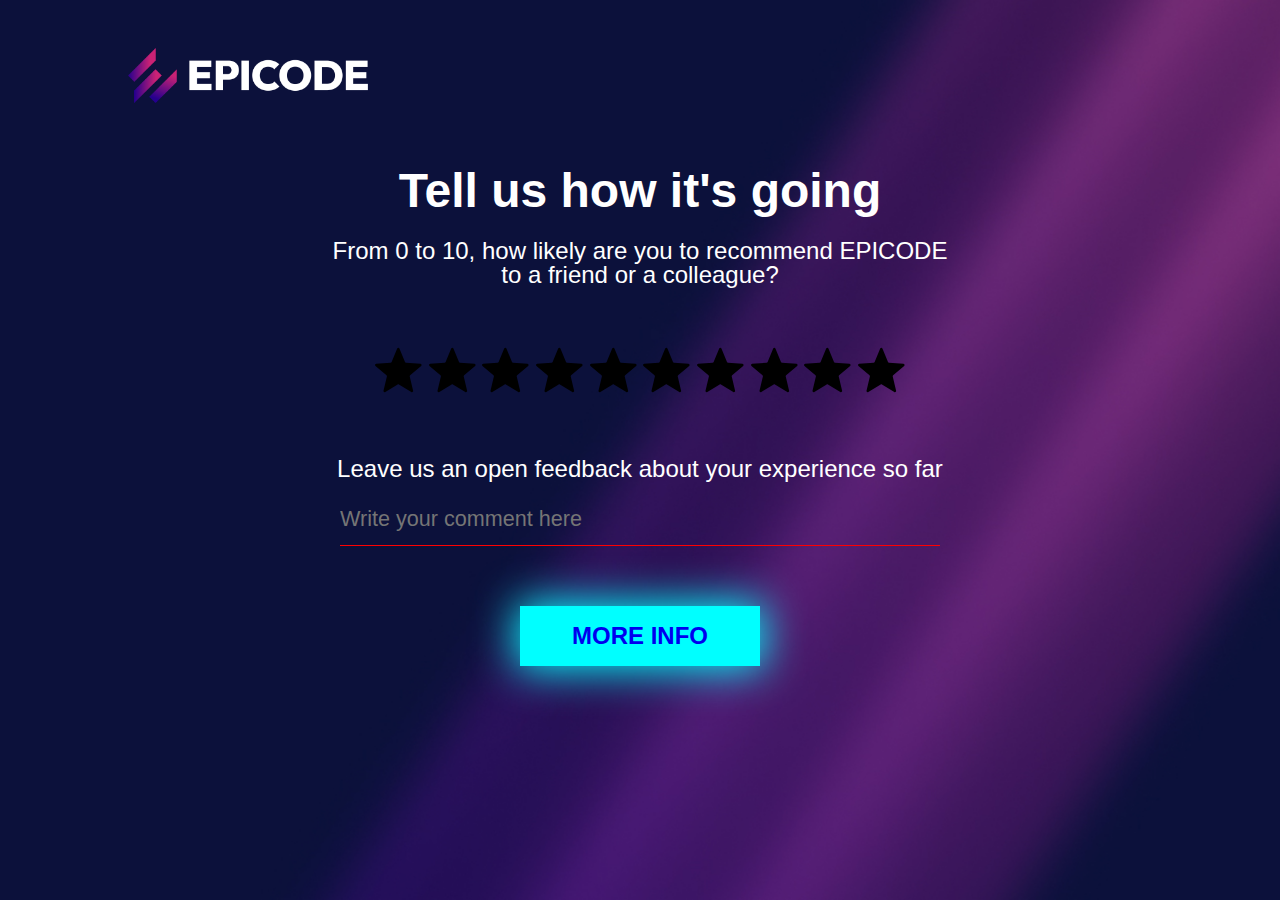
<file: feedback.html>
<!DOCTYPE html>
<html lang="en">
  <head>
    <meta charset="UTF-8" />
    <meta name="viewport" content="width=device-width, initial-scale=1.0" />
    <title>Feedback</title>
    <link rel="stylesheet" href="Assets/css/reset.css" />
    <link rel="stylesheet" href="Assets/css/style4-feedback.css" />
    <link rel="stylesheet" href="Assets/css/common.css" />
  </head>
  <body>
    <header>
      <img src="Assets/image/epicode_logo.png" alt="" />
    </header>
    <main>
      <div>
        <h1>Tell us how it's going</h1>
        <p>
          From 0 to 10, how likely are you to recommend EPICODE to a friend or a
          colleague?
        </p>
      </div>
      <div id="stelle"></div>
      <div id="feedback-message" class="feedback-message">
        <p id="feedback-text"></p>
        <!-- Paragrafo di feedback vuoto -->
      </div>
      <div>
        <p>Leave us an open feedback about your experience so far</p>
      </div>
    </main>
    <footer>
      <input type="text" placeholder="Write your comment here" />
      <hr />
      <div id="div-button">
        <button type="button">
          <a href="https://epicode.com/">MORE INFO</a>
        </button>
      </div>
    </footer>

    <script src="script/page4-feedback.js"></script>
  </body>
</html>
</file>
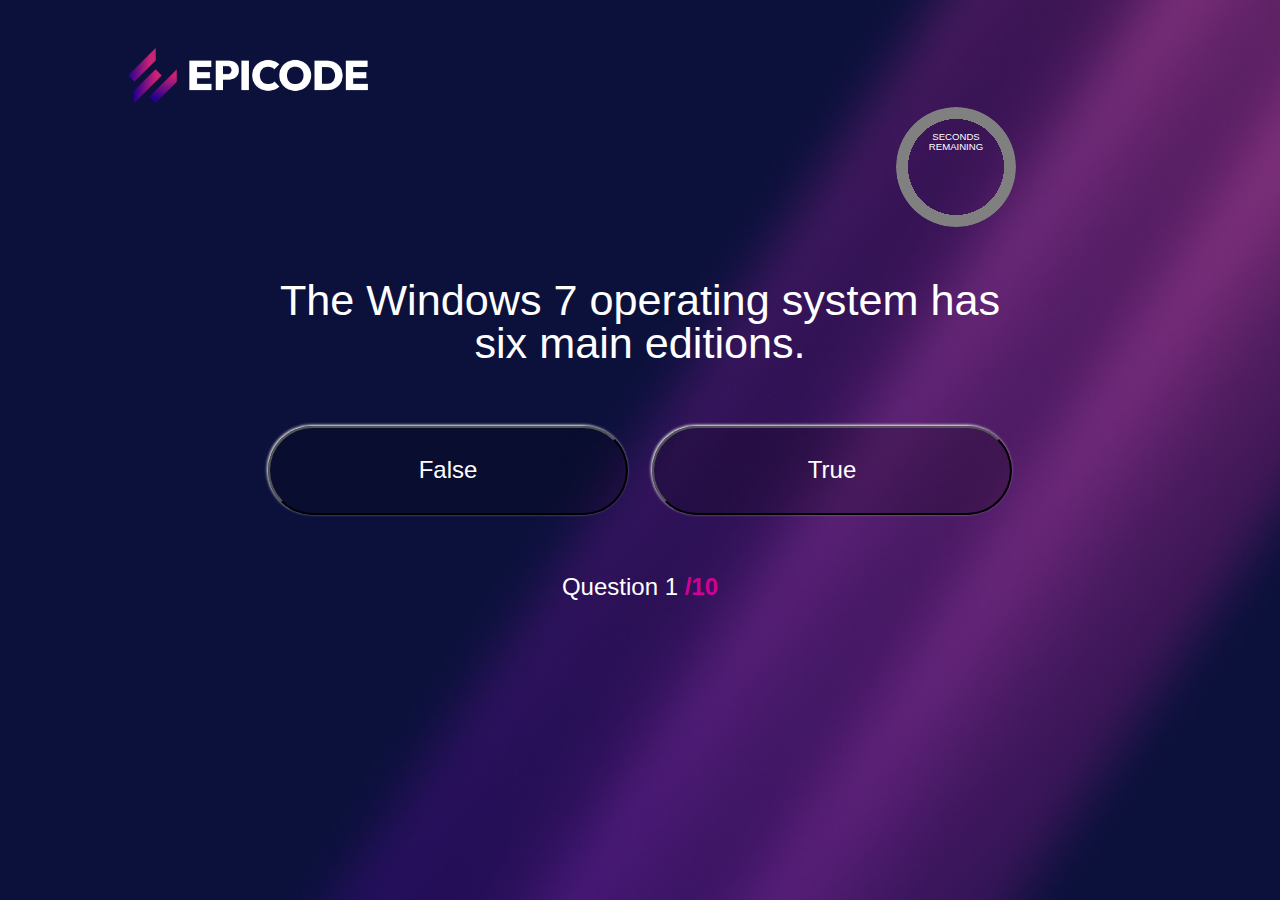
<file: question.html>
<!DOCTYPE html>
<html lang="en">
  <head>
    <meta charset="UTF-8" />
    <meta name="viewport" content="width=device-width, initial-scale=1.0" />
    <title>Question</title>
    <link rel="stylesheet" href="Assets/css/reset.css" />
    <link rel="stylesheet" href="Assets/css/style2-question.css" />
    <link rel="stylesheet" href="Assets/css/common.css" />
  </head>
  <body>
    <header>
      <div>
        <img src="Assets/image/epicode_logo.png" />
      </div>
      <div id="circleContainer">
        <div id="circle2">
          <p class="timerText">SECONDS</p>
          <p id="timer"></p>
          <p class="timerText">REMAINING</p>
        </div>
        <div id="circle" class="color"></div>
      </div>
    </header>
    <main></main>
    <footer>
      <p></p>
    </footer>
  </body>
  <script src="script/question.js"></script>
  <script src="script/page2-question.js"></script>
</html>
</file>
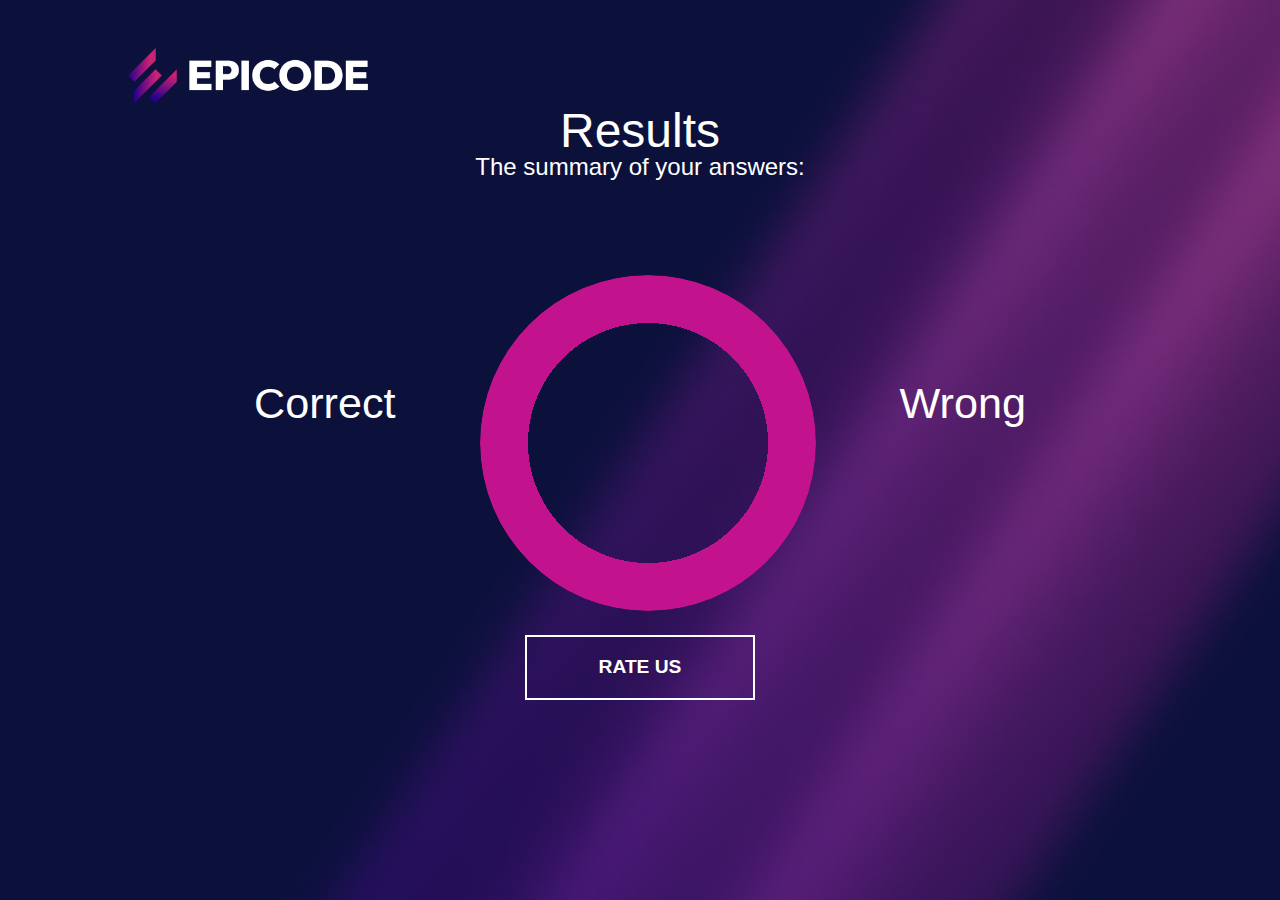
<file: results.html>
<!DOCTYPE html>
<html lang="en">
  <head>
    <meta charset="UTF-8" />
    <meta name="viewport" content="width=device-width, initial-scale=1.0" />
    <title>Results</title>
    <link rel="stylesheet" href="Assets/css/reset.css" />
    <link rel="stylesheet" href="Assets/css/style3-results.css" />
    <link rel="stylesheet" href="Assets/css/common.css" />
  </head>

  <body>
    <header>
      <img src="Assets/image/epicode_logo.png" alt="" />
    </header>
    <main>
      <div>
        <h1>Results</h1>
        <p>The summary of your answers:</p>
      </div>
      <section>
        <div id="corrent-answer">
          Correct
          <p id="p1"></p>
          <p id="p2"></p>
        </div>
        <div id="conteiner">
          <div id="circle2"><p id="p5"></p></div>
          <div id="circle" class="color"></div>
        </div>
        <div id="wrong-answer">
          Wrong
          <p id="p3"></p>
          <p id="p4"></p>
        </div>
      </section>
      <ul id="ul-correct"></ul>
    </main>
    <footer>
      <button type="button">RATE US</button>
    </footer>
    <script src="script/page3-results.js"></script>
  </body>
</html>
</file>
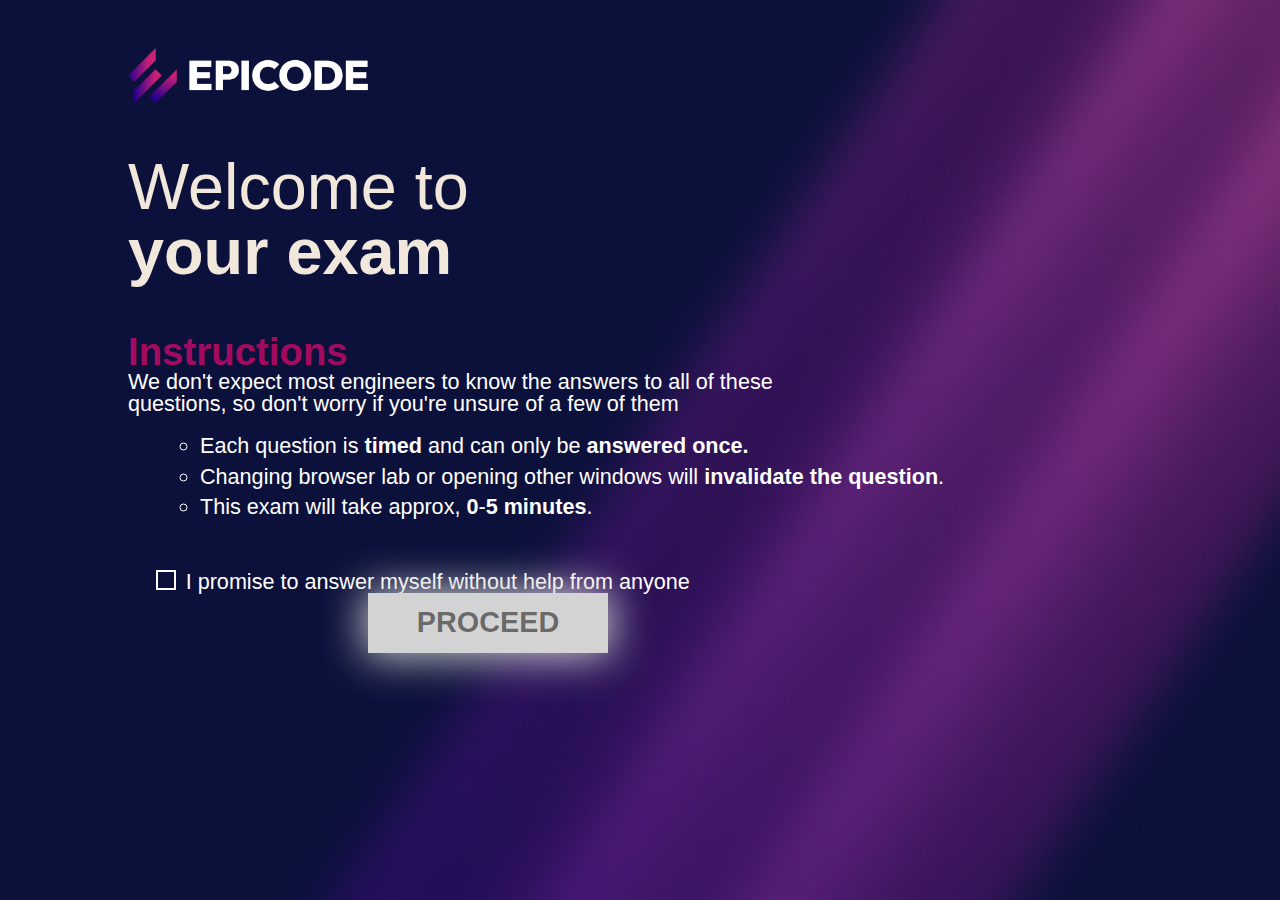
<file: welcome.html>
<!DOCTYPE html>
<html lang="en">

<head>
  <meta charset="UTF-8" />
  <meta name="viewport" content="width=device-width, initial-scale=1.0" />
  <title>Welcome page</title>
  <link rel="stylesheet" href="Assets/css/reset.css" />
  <link rel="stylesheet" href="Assets/css/style1-welcome.css" />
  <link rel="stylesheet" href="Assets/css/common.css" />
</head>

<body>
  <header>
    <img src="Assets/image/epicode_logo.png" alt="logo" />
  </header>
  <main>
    <h1>Welcome to <span>your exam</span></h1>
    <h2>Instructions</h2>
    <p class="First-p">
      We don't expect most engineers to know the answers to all of these
      questions, so don't worry if you're unsure of a few of them
    </p>
    <menu>
      <ul id="ul-main">
        <li>
          Each question is <strong>timed </strong> and can only be
          <strong>answered once.</strong>
        </li>
        <li>
          Changing browser lab or opening other windows will
          <strong>invalidate the question</strong>.
        </li>
        <li>
          This exam will take approx, <strong>0</strong>-<strong>5 minutes</strong>.
        </li>
      </ul>
    </menu>
  </main>
  <footer>
    <input id="check-footer" type="checkbox" />
    <p class="Secondo-Paragrafo">
      I promise to answer myself without help from anyone
    </p>
    <button id="button-footer" type="button">PROCEED</button>
  </footer>
</body>
<script src="script/page1-welcome.js"></script>

</html>
</file>
<file: Assets/css/style4-feedback.css>
body {
  text-align: center;
}

main {
  width: 26rem;
  margin-inline: auto;
  margin-top: 2rem;
}

main div {
  margin-block: 2.5rem;
}

main div h1 {
  margin-bottom: 1rem;
}

main div:last-of-type {
  margin-block: 0.5rem;
}

header {
  text-align: start;
}

div h1 {
  font-size: 2rem;
  font-weight: bold;
}

#div-button {
  padding-top: 2rem;
}

button {
  display: inline-block;
  height: 2.5rem;
  width: 10rem;
  font-size: 1rem;
  font-weight: bold;
  background-color: #00ffff;
  box-shadow: 0px 0px 43px 3px #00ffff;
  border: 0;
}

button a {
  text-decoration: none;
}

hr {
  border: 0;
  width: 25rem;
  border-top: 1px solid red;
}

input {
  background-color: transparent;
  border: 0;
  font-size: 0.9rem;
  width: 25rem;
  color: white;
  margin-top: 0.5rem;
}
.star-path:hover {
  fill: #00ffff;
  opacity: 0.7;
}
</file>
<file: Assets/css/common.css>
html {
  color: white;
  font-family: Arial, Helvetica, sans-serif;
  font-size: 1.5rem;
}
body {
  margin: 0;
  padding: 0;
  background-image: url('../image/bg.jpg');
  background-repeat: no-repeat;
  background-size: cover;
  background-position: center;
  height: 100vh;
  margin-inline: auto;
  width: 80%;
}
header img {
  width: 10rem;
  padding-top: 2rem;
}
</file>
<file: Assets/css/style2-question.css>
header img {
  display: inline-block;
  margin-right: 50vw;
}

h1 {
  width: 60vw;
  margin-block: 2rem;
  font-size: 1.8rem;
  font-weight: 100;
  margin-inline: auto;
}

h1 strong {
  font-weight: bold;
}

main button {
  font-size: inherit;
  color: white;
  width: 15rem;
  border-radius: 2rem;
  padding-block: 1.2rem;
  margin: 0.5rem;
  background-color: rgb(0, 0, 0, 0.2);
  color: white;
  box-shadow: -1px -1px 3px white;
}

main div {
  width: 33rem;
  margin-inline: auto;
  margin-bottom: 2rem;
}

main,
footer {
  text-align: center;
}

footer p span {
  font-weight: bold;
  color: #d20094;
}

.changeColor:hover {
  background: linear-gradient(#70014f, #d20094);
}

main p {
  font-size: 1.3rem;
}

#circleContainer {
  display: inline-block;
  margin-left: 60vw;
  left: 19rem;
}

#circle {
  width: 5rem;
  height: 5rem;
  border-radius: 50%;
  display: flex;
  margin-inline: auto;
  background: linear-gradient(to right, #00ffff 0%, grey 0%);
  mask-image: radial-gradient(circle at center, transparent 2rem, white 2rem);
  position: relative;
}

#circle2 {
  width: 5rem;
  border-radius: 50%;
  margin-inline: auto;
  margin-block: auto;
  color: white;
  display: flex;
  flex-direction: column;
  position: absolute;
  top: 5rem;
  /* left: 19rem; */
}

#timer {
  font-size: 2rem;
  margin-inline: auto;
}

.timerText {
  font-size: 0.4rem;
  margin-inline: auto;
}

.timerText:first-of-type {
  margin-top: 0.5rem;
}

.timerText:last-of-type {
  margin-bottom: 0.5rem;
}

header {
  display: inline-block;
}
</file>
<file: Assets/css/style3-results.css>
body {
  text-align: center;
}

header {
  text-align: start;
}

section div {
  margin-block: 2rem;
  font-size: 1rem;
}

h1 {
  font-size: 2rem;
}

button {
  background-color: transparent;
  border: 2px solid white;
  color: white;
  padding: 0.8rem 3rem;
  font-size: 0.8rem;
  font-weight: bold;
}

button:hover {
  background-color: #00ffff;
  color: white;
}
#conteiner {
  width: 15rem;
  height: 15rem;
}

#circle {
  width: 14rem;
  height: 14rem;
  border-radius: 50%;
  margin-inline: auto;
  background: linear-gradient(to right, #00ffff 0%, #c2128d 0%);
  mask-image: radial-gradient(circle at center, transparent 5rem, white 5rem);
}

#circle2 {
  width: 10rem;
  position: absolute;
  padding-block: 5.5rem;
  padding-inline: 2.5rem;
}

#corrent-answer {
  margin-right: 3rem;
  margin-block: auto;
  font-size: 1.8rem;
}

#wrong-answer {
  margin-left: 3rem;
  margin-block: auto;
  font-size: 1.8rem;
}

section {
  display: inline-flex;
}

#p1 {
  font-weight: bold;
  font-size: 130%;
  margin-bottom: 0.3rem;
  margin-top: 0.3rem;
}

#p2 {
  font-size: 50%;
  font-weight: 300;
}

#p3 {
  font-weight: bold;
  font-size: 130%;
  margin-bottom: 0.3rem;
  margin-top: 0.3rem;
}

#p4 {
  font-size: 50%;
  font-weight: 300;
}

#p5 {
  color: white;
}
</file>
<file: Assets/css/style1-welcome.css>
main h1 {
  color: rgb(241, 232, 219);
  width: 20rem;
  margin-top: 2rem;
  font-size: 2.7rem;
}

main h1 span {
  font-weight: bold;
}

strong {
  font-weight: 700;
}

main h2 {
  margin-top: 2rem;
  color: #a30b61;
  font-weight: bold;
  font-size: 1.6rem;
}

main p {
  font-size: 0.9rem;
  width: 31rem;
}

ul {
  padding-inline: 3rem;
  padding-block: 0.5rem;

  font-size: 0.9rem;
}

ul li {
  margin-top: 1%;
}

footer p {
  display: inline-block;
  margin-top: 4%;
  margin-left: 1rem;
  font-size: 0.9rem;
}

footer button {
  height: 2.5rem;
  width: 10rem;
  margin-left: 10rem;
  font-size: 1.2rem;
  font-weight: bold;
  background-color: lightgray;
  box-shadow: 0px 0px 43px 3px lightgray;
  border: 0;
  color: rgb(0, 0, 0, 0.5);
}

.inputPressed:hover {
  background-color: #00ffff;
  box-shadow: 0px 0px 43px 3px #00ffff;
  color: black;
}

#check-footer {
  appearance: none;
  width: 20px;
  height: 20px;
  background-color: transparent;
  border: 2.5px solid white;
  position: relative;
  top: 0.2rem;
  left: 1rem;
}
#check-footer::before {
  content: "\2713";
  position: absolute;
  top: 50%;
  left: 50%;
  transform: translate(-50%, -50%);
  font-size: 1.6em;
  color: white;
  opacity: 0;
}
#check-footer:checked::before {
  opacity: 1;
  color: white;
}
</file>
